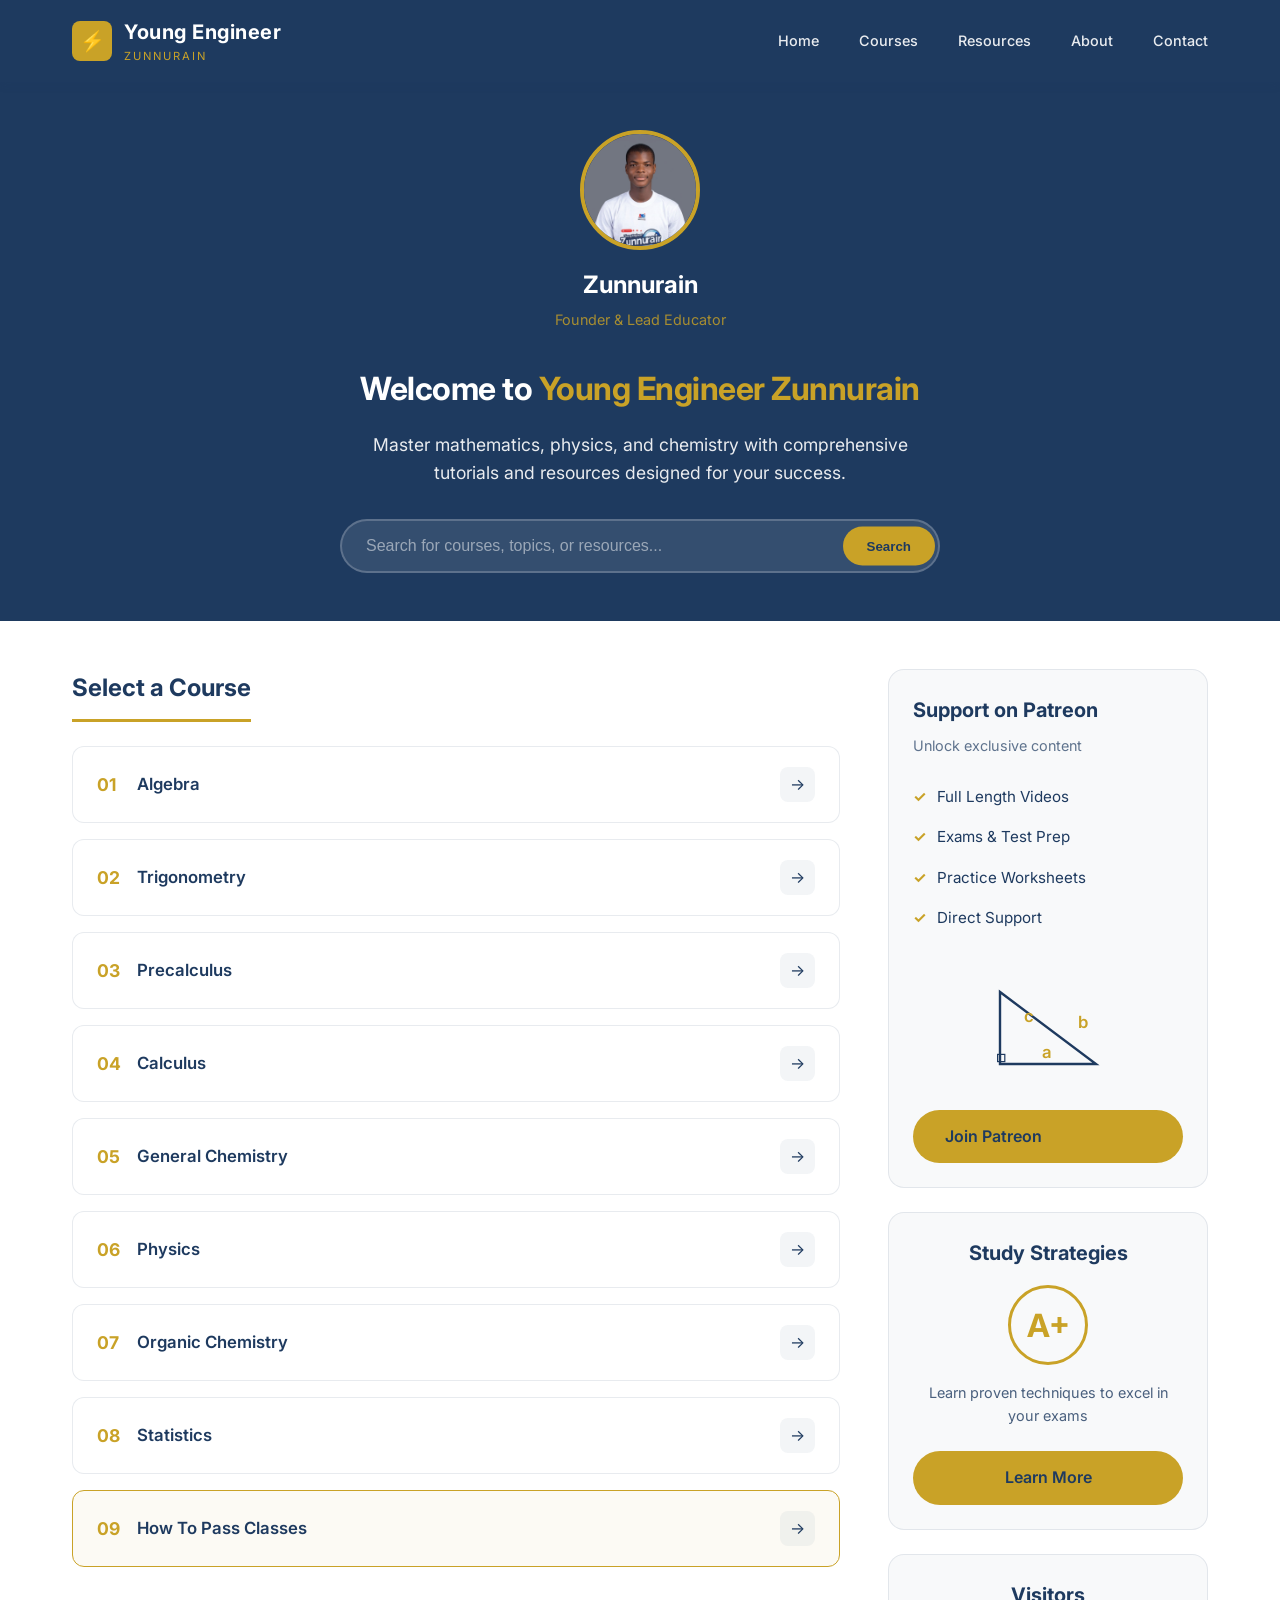
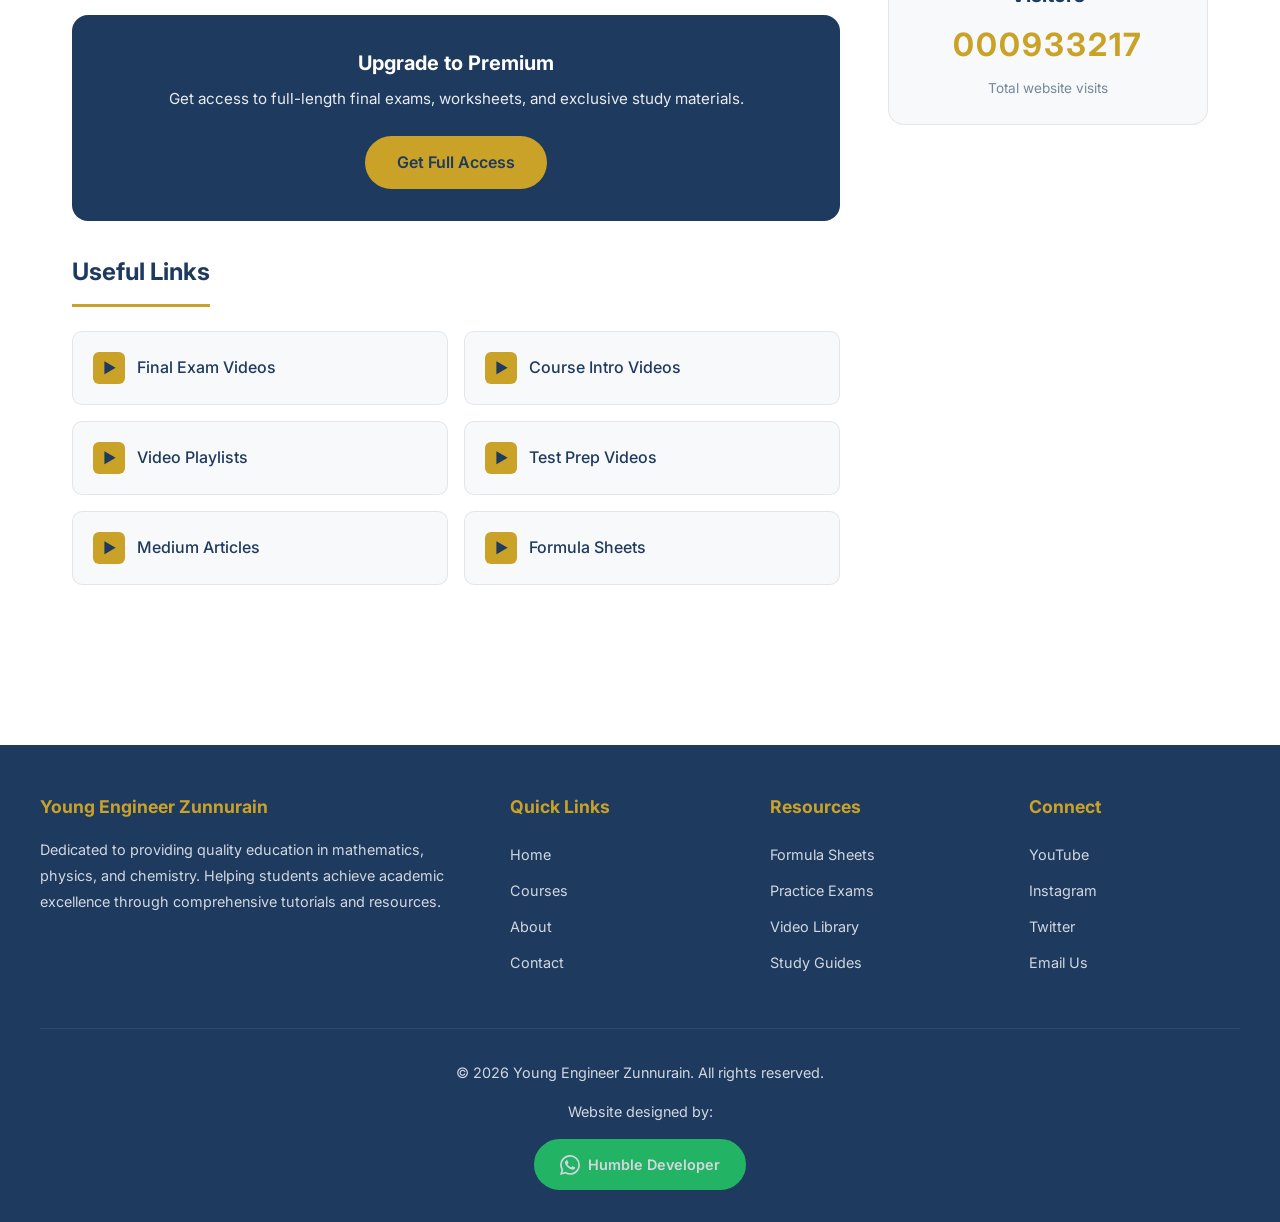
<file: index.html>
<!DOCTYPE html>
<html lang="en">
<head>
    <meta charset="UTF-8">
    <meta name="viewport" content="width=device-width, initial-scale=1.0">
    <title>Young Engineer Zunnurain</title>
    <link href="https://fonts.googleapis.com/css2?family=Inter:wght@300;400;500;600;700&display=swap" rel="stylesheet">
    <style>
        * {
            margin: 0;
            padding: 0;
            box-sizing: border-box;
        }

        :root {
            --primary: #1e3a5f;
            --secondary: #ffffff;
            --accent: #c9a227;
        }

        body {
            font-family: 'Inter', sans-serif;
            background-color: var(--secondary);
            color: var(--primary);
            line-height: 1.6;
        }

        /* Header */
        .header {
            background-color: var(--primary);
            padding: 1rem 0;
            position: sticky;
            top: 0;
            z-index: 1000;
            box-shadow: 0 2px 10px rgba(30, 58, 95, 0.1);
        }

        .header-content {
            max-width: 1200px;
            margin: 0 auto;
            padding: 0 2rem;
            display: flex;
            justify-content: space-between;
            align-items: center;
        }

        .logo {
            display: flex;
            align-items: center;
            gap: 0.75rem;
            text-decoration: none;
        }

        .logo-icon {
            width: 40px;
            height: 40px;
            background-color: var(--accent);
            border-radius: 8px;
            display: flex;
            align-items: center;
            justify-content: center;
            font-size: 1.25rem;
        }

        .logo-text {
            color: var(--secondary);
            font-size: 1.25rem;
            font-weight: 700;
            letter-spacing: 0.5px;
        }

        .logo-sub {
            color: var(--accent);
            font-size: 0.7rem;
            text-transform: uppercase;
            letter-spacing: 2px;
        }

        /* Desktop Navigation */
        .nav-desktop {
            display: flex;
            gap: 2.5rem;
            list-style: none;
        }

        .nav-desktop a {
            color: rgba(255, 255, 255, 0.9);
            text-decoration: none;
            font-size: 0.9rem;
            font-weight: 500;
            transition: color 0.3s ease;
            position: relative;
        }

        .nav-desktop a:hover {
            color: var(--accent);
        }

        .nav-desktop a::after {
            content: '';
            position: absolute;
            bottom: -5px;
            left: 0;
            width: 0;
            height: 2px;
            background-color: var(--accent);
            transition: width 0.3s ease;
        }

        .nav-desktop a:hover::after {
            width: 100%;
        }

        /* Mobile Menu Toggle Button */
        .menu-toggle {
            display: none;
            background: none;
            border: none;
            color: var(--secondary);
            font-size: 1.5rem;
            cursor: pointer;
            padding: 0.5rem;
            z-index: 1002;
        }

        /* Mobile Menu Overlay */
        .overlay {
            display: none;
            position: fixed;
            top: 0;
            left: 0;
            width: 100%;
            height: 100%;
            background-color: rgba(0, 0, 0, 0.6);
            z-index: 998;
            opacity: 0;
            transition: opacity 0.3s ease;
        }

        .overlay.active {
            display: block;
            opacity: 1;
        }

        /* Mobile Menu Panel */
        .mobile-menu {
            position: fixed;
            top: 0;
            right: -100%;
            width: 280px;
            height: 100vh;
            background-color: var(--primary);
            padding: 5rem 2rem 2rem;
            transition: right 0.3s ease;
            z-index: 999;
            overflow-y: auto;
            box-shadow: -5px 0 20px rgba(0, 0, 0, 0.3);
        }

        .mobile-menu.active {
            right: 0;
        }

        .mobile-menu ul {
            list-style: none;
        }

        .mobile-menu li {
            margin-bottom: 1.5rem;
            border-bottom: 1px solid rgba(255, 255, 255, 0.1);
            padding-bottom: 1rem;
        }

        .mobile-menu li:last-child {
            border-bottom: none;
        }

        .mobile-menu a {
            color: var(--secondary);
            text-decoration: none;
            font-size: 1.1rem;
            font-weight: 500;
            display: block;
            transition: color 0.3s ease;
        }

        .mobile-menu a:hover {
            color: var(--accent);
            padding-left: 10px;
            transition: all 0.3s ease;
        }

        /* Close Button for Mobile Menu */
        .close-menu {
            position: absolute;
            top: 1.5rem;
            right: 1.5rem;
            background: none;
            border: none;
            color: var(--secondary);
            font-size: 1.5rem;
            cursor: pointer;
            width: 40px;
            height: 40px;
            display: flex;
            align-items: center;
            justify-content: center;
            border-radius: 50%;
            transition: background-color 0.3s ease;
        }

        .close-menu:hover {
            background-color: rgba(255, 255, 255, 0.1);
        }

        /* Hero Section with Owner Profile */
        .hero {
            background-color: var(--primary);
            color: var(--secondary);
            padding: 3rem 2rem;
            text-align: center;
        }

        .hero-content {
            max-width: 800px;
            margin: 0 auto;
        }

        /* Owner Profile Section */
        .owner-profile {
            margin-bottom: 2rem;
        }

        .owner-avatar {
            width: 120px;
            height: 120px;
            border-radius: 50%;
            border: 4px solid var(--accent);
            margin: 0 auto 1rem;
            overflow: hidden;
            background-color: rgba(255, 255, 255, 0.1);
            display: flex;
            align-items: center;
            justify-content: center;
            font-size: 3rem;
        }

        .owner-avatar img {
            width: 100%;
            height: 100%;
            object-fit: cover;
        }

        .owner-name {
            font-size: 1.5rem;
            font-weight: 700;
            margin-bottom: 0.25rem;
        }

        .owner-title {
            font-size: 0.9rem;
            opacity: 0.8;
            color: var(--accent);
        }

        .hero h1 {
            font-size: 2rem;
            font-weight: 700;
            margin-bottom: 1rem;
            letter-spacing: -0.5px;
        }

        .hero h1 span {
            color: var(--accent);
        }

        .hero p {
            font-size: 1.1rem;
            opacity: 0.9;
            max-width: 600px;
            margin: 0 auto 2rem;
        }

        /* Search Box */
        .search-container {
            max-width: 600px;
            margin: 0 auto;
            position: relative;
        }

        .search-box {
            width: 100%;
            padding: 1rem 1.5rem;
            border: 2px solid rgba(255, 255, 255, 0.2);
            border-radius: 50px;
            background-color: rgba(255, 255, 255, 0.1);
            color: var(--secondary);
            font-size: 1rem;
            outline: none;
            transition: all 0.3s ease;
        }

        .search-box:focus {
            border-color: var(--accent);
            background-color: rgba(255, 255, 255, 0.15);
        }

        .search-box::placeholder {
            color: rgba(255, 255, 255, 0.5);
        }

        .search-btn {
            position: absolute;
            right: 5px;
            top: 50%;
            transform: translateY(-50%);
            background-color: var(--accent);
            border: none;
            padding: 0.75rem 1.5rem;
            border-radius: 50px;
            color: var(--primary);
            font-weight: 600;
            cursor: pointer;
            transition: all 0.3s ease;
        }

        .search-btn:hover {
            background-color: #b8941f;
            transform: translateY(-50%) scale(1.05);
        }

        /* Main Container */
        .container {
            max-width: 1200px;
            margin: 0 auto;
            padding: 3rem 2rem;
            display: grid;
            grid-template-columns: 1fr 320px;
            gap: 3rem;
        }

        /* Section Titles */
        .section-title {
            font-size: 1.5rem;
            font-weight: 700;
            margin-bottom: 1.5rem;
            padding-bottom: 0.75rem;
            border-bottom: 3px solid var(--accent);
            display: inline-block;
        }

        /* Course List */
        .course-list {
            list-style: none;
            margin-bottom: 3rem;
        }

        .course-item {
            background-color: var(--secondary);
            border: 1px solid rgba(30, 58, 95, 0.1);
            border-radius: 12px;
            margin-bottom: 1rem;
            overflow: hidden;
            transition: all 0.3s ease;
        }

        .course-item:hover {
            transform: translateX(10px);
            box-shadow: 0 5px 20px rgba(30, 58, 95, 0.1);
            border-color: var(--accent);
        }

        .course-link {
            display: flex;
            align-items: center;
            padding: 1.25rem 1.5rem;
            text-decoration: none;
            color: var(--primary);
        }

        .course-number {
            font-weight: 700;
            font-size: 1.1rem;
            color: var(--accent);
            min-width: 40px;
        }

        .course-name {
            flex: 1;
            font-weight: 600;
            font-size: 1.05rem;
        }

        .course-arrow {
            width: 35px;
            height: 35px;
            background-color: rgba(30, 58, 95, 0.05);
            border-radius: 8px;
            display: flex;
            align-items: center;
            justify-content: center;
            transition: all 0.3s ease;
        }

        .course-item:hover .course-arrow {
            background-color: var(--accent);
            color: var(--primary);
        }

        .highlight {
            background-color: rgba(201, 162, 39, 0.05);
            border-color: var(--accent);
        }

        /* Links Section */
        .links-section {
            margin-bottom: 3rem;
        }

        .links-grid {
            display: grid;
            grid-template-columns: repeat(2, 1fr);
            gap: 1rem;
        }

        .link-card {
            background-color: rgba(30, 58, 95, 0.03);
            border: 1px solid rgba(30, 58, 95, 0.1);
            border-radius: 10px;
            padding: 1.25rem;
            text-decoration: none;
            color: var(--primary);
            font-weight: 500;
            transition: all 0.3s ease;
            display: flex;
            align-items: center;
            gap: 0.75rem;
        }

        .link-card:hover {
            background-color: var(--primary);
            color: var(--secondary);
            transform: translateY(-3px);
        }

        .link-icon {
            width: 32px;
            height: 32px;
            background-color: var(--accent);
            border-radius: 6px;
            display: flex;
            align-items: center;
            justify-content: center;
            font-size: 0.9rem;
            color: var(--primary);
        }

        /* Membership Banner */
        .membership {
            background-color: var(--primary);
            color: var(--secondary);
            padding: 2rem;
            border-radius: 16px;
            text-align: center;
            margin-bottom: 2rem;
        }

        .membership h3 {
            font-size: 1.25rem;
            margin-bottom: 0.5rem;
        }

        .membership p {
            opacity: 0.9;
            margin-bottom: 1.5rem;
            font-size: 0.95rem;
        }

        .btn {
            display: inline-block;
            padding: 0.875rem 2rem;
            background-color: var(--accent);
            color: var(--primary);
            text-decoration: none;
            border-radius: 50px;
            font-weight: 600;
            transition: all 0.3s ease;
            border: none;
            cursor: pointer;
        }

        .btn:hover {
            transform: translateY(-2px);
            box-shadow: 0 5px 20px rgba(201, 162, 39, 0.3);
        }

        /* Sidebar */
        .sidebar {
            display: flex;
            flex-direction: column;
            gap: 1.5rem;
        }

        .widget {
            background-color: rgba(30, 58, 95, 0.03);
            border: 1px solid rgba(30, 58, 95, 0.1);
            border-radius: 16px;
            padding: 1.5rem;
        }

        .widget-title {
            font-size: 1.25rem;
            font-weight: 700;
            margin-bottom: 0.5rem;
            color: var(--primary);
        }

        .widget-subtitle {
            font-size: 0.9rem;
            color: rgba(30, 58, 95, 0.7);
            margin-bottom: 1.25rem;
        }

        .feature-list {
            list-style: none;
            margin-bottom: 1.5rem;
        }

        .feature-list li {
            padding: 0.5rem 0;
            padding-left: 1.5rem;
            position: relative;
            font-size: 0.95rem;
        }

        .feature-list li::before {
            content: '✓';
            position: absolute;
            left: 0;
            color: var(--accent);
            font-weight: 700;
        }

        .triangle-box {
            text-align: center;
            padding: 1rem 0;
        }

        .triangle {
            width: 120px;
            height: 100px;
            margin: 0 auto;
        }

        .triangle polygon {
            fill: none;
            stroke: var(--primary);
            stroke-width: 2;
        }

        .triangle text {
            fill: var(--accent);
            font-size: 14px;
            font-weight: 600;
        }

        .widget-btn {
            width: 100%;
            margin-top: 0.5rem;
        }

        /* A+ Widget */
        .aplus-circle {
            width: 80px;
            height: 80px;
            border: 3px solid var(--accent);
            border-radius: 50%;
            display: flex;
            align-items: center;
            justify-content: center;
            font-size: 2rem;
            font-weight: 700;
            color: var(--accent);
            margin: 1rem auto;
        }

        /* Stats */
        .stats-number {
            font-size: 2rem;
            font-weight: 700;
            color: var(--accent);
            letter-spacing: 2px;
        }

        /* Footer */
        .footer {
            background-color: var(--primary);
            color: var(--secondary);
            padding: 3rem 2rem 2rem;
            margin-top: 4rem;
        }

        .footer-content {
            max-width: 1200px;
            margin: 0 auto;
            display: grid;
            grid-template-columns: 2fr 1fr 1fr 1fr;
            gap: 3rem;
            margin-bottom: 3rem;
        }

        .footer-section h4 {
            font-size: 1.1rem;
            margin-bottom: 1rem;
            color: var(--accent);
        }

        .footer-section p {
            opacity: 0.8;
            line-height: 1.8;
            font-size: 0.9rem;
        }

        .footer-section a {
            display: block;
            color: rgba(255, 255, 255, 0.8);
            text-decoration: none;
            padding: 0.4rem 0;
            font-size: 0.9rem;
            transition: color 0.3s ease;
        }

        .footer-section a:hover {
            color: var(--accent);
        }

        /* WhatsApp Designer Button */
        .designer-btn {
            display: inline-flex;
            align-items: center;
            gap: 0.5rem;
            background-color: #25D366;
            color: white;
            padding: 0.75rem 1.5rem;
            border-radius: 50px;
            text-decoration: none;
            font-weight: 600;
            font-size: 0.9rem;
            margin-top: 0.5rem;
            transition: all 0.3s ease;
            border: 2px solid #25D366;
        }

        .designer-btn:hover {
            background-color: transparent;
            color: #25D366;
            transform: translateY(-2px);
            box-shadow: 0 5px 15px rgba(37, 211, 102, 0.3);
        }

        .designer-btn svg {
            width: 20px;
            height: 20px;
            fill: currentColor;
        }

        .footer-bottom {
            max-width: 1200px;
            margin: 0 auto;
            padding-top: 2rem;
            border-top: 1px solid rgba(255, 255, 255, 0.1);
            text-align: center;
            opacity: 0.8;
            font-size: 0.9rem;
        }

        .designer-credit {
            margin-top: 1rem;
            display: flex;
            flex-direction: column;
            align-items: center;
            gap: 0.5rem;
        }

        /* Animations */
        @keyframes fadeIn {
            from { opacity: 0; transform: translateY(20px); }
            to { opacity: 1; transform: translateY(0); }
        }

        .course-item {
            animation: fadeIn 0.5s ease forwards;
        }

        .course-item:nth-child(1) { animation-delay: 0.1s; }
        .course-item:nth-child(2) { animation-delay: 0.2s; }
        .course-item:nth-child(3) { animation-delay: 0.3s; }
        .course-item:nth-child(4) { animation-delay: 0.4s; }
        .course-item:nth-child(5) { animation-delay: 0.5s; }
        .course-item:nth-child(6) { animation-delay: 0.6s; }
        .course-item:nth-child(7) { animation-delay: 0.7s; }
        .course-item:nth-child(8) { animation-delay: 0.8s; }
        .course-item:nth-child(9) { animation-delay: 0.9s; }

        /* Responsive */
        @media (max-width: 968px) {
            .container {
                grid-template-columns: 1fr;
            }

            .nav-desktop {
                display: none;
            }

            .menu-toggle {
                display: flex;
                align-items: center;
                justify-content: center;
            }

            .links-grid {
                grid-template-columns: 1fr;
            }

            .footer-content {
                grid-template-columns: 1fr 1fr;
                gap: 2rem;
            }

            .hero h1 {
                font-size: 1.5rem;
            }

            .owner-avatar {
                width: 100px;
                height: 100px;
            }

            .sidebar {
                display: grid;
                grid-template-columns: repeat(auto-fit, minmax(280px, 1fr));
            }
        }

        @media (max-width: 480px) {
            .footer-content {
                grid-template-columns: 1fr;
            }

            .header-content {
                padding: 0 1rem;
            }

            .hero {
                padding: 2rem 1rem;
            }

            .container {
                padding: 2rem 1rem;
            }

            .designer-btn {
                font-size: 0.85rem;
                padding: 0.625rem 1.25rem;
            }
        }

        /* Prevent body scroll when menu is open */
        body.menu-open {
            overflow: hidden;
        }
    </style>
</head>
<body>
    <!-- Overlay -->
    <div class="overlay" id="overlay" onclick="closeMenu()"></div>

    <!-- Header -->
    <header class="header">
        <div class="header-content">
            <a href="#" class="logo">
                <div class="logo-icon">⚡</div>
                <div>
                    <div class="logo-text">Young Engineer</div>
                    <div class="logo-sub">Zunnurain</div>
                </div>
            </a>

            <nav>
                <ul class="nav-desktop">
                    <li><a href="#home">Home</a></li>
                    <li><a href="#courses">Courses</a></li>
                    <li><a href="#resources">Resources</a></li>
                    <li><a href="#about">About</a></li>
                    <li><a href="#contact">Contact</a></li>
                </ul>
            </nav>

            <button class="menu-toggle" id="menuToggle" onclick="openMenu()" aria-label="Open menu">
                ☰
            </button>
        </div>
    </header>

    <!-- Mobile Menu -->
    <div class="mobile-menu" id="mobileMenu">
        <button class="close-menu" onclick="closeMenu()" aria-label="Close menu">
            ✕
        </button>
        <ul>
            <li><a href="#home" onclick="closeMenu()">Home</a></li>
            <li><a href="#courses" onclick="closeMenu()">Courses</a></li>
            <li><a href="#resources" onclick="closeMenu()">Resources</a></li>
            <li><a href="#about" onclick="closeMenu()">About</a></li>
            <li><a href="#contact" onclick="closeMenu()">Contact</a></li>
        </ul>
    </div>

    <!-- Hero Section with Owner Profile -->
    <section class="hero" id="home">
        <div class="hero-content">
            <!-- Owner Profile Picture Section -->
            <div class="owner-profile">
                <div class="owner-avatar">
                    <!-- Replace the emoji below with your image: -->
                    <img src="your-image.jpeg" alt="Zunnurain">
    
                </div>
                <div class="owner-name">Zunnurain</div>
                <div class="owner-title">Founder & Lead Educator</div>
            </div>

            <h1>Welcome to <span>Young Engineer Zunnurain</span></h1>
            <p>Master mathematics, physics, and chemistry with comprehensive tutorials and resources designed for your success.</p>
            
            <div class="search-container">
                <input type="text" class="search-box" placeholder="Search for courses, topics, or resources...">
                <button class="search-btn">Search</button>
            </div>
        </div>
    </section>

    <!-- Main Content -->
    <div class="container">
        <main>
            <!-- Courses Section -->
            <section id="courses">
                <h2 class="section-title">Select a Course</h2>
                
                <ul class="course-list">
                    <li class="course-item">
                        <a href="#" class="course-link">
                            <span class="course-number">01</span>
                            <span class="course-name">Algebra</span>
                            <span class="course-arrow">→</span>
                        </a>
                    </li>
                    <li class="course-item">
                        <a href="#" class="course-link">
                            <span class="course-number">02</span>
                            <span class="course-name">Trigonometry</span>
                            <span class="course-arrow">→</span>
                        </a>
                    </li>
                    <li class="course-item">
                        <a href="#" class="course-link">
                            <span class="course-number">03</span>
                            <span class="course-name">Precalculus</span>
                            <span class="course-arrow">→</span>
                        </a>
                    </li>
                    <li class="course-item">
                        <a href="#" class="course-link">
                            <span class="course-number">04</span>
                            <span class="course-name">Calculus</span>
                            <span class="course-arrow">→</span>
                        </a>
                    </li>
                    <li class="course-item">
                        <a href="#" class="course-link">
                            <span class="course-number">05</span>
                            <span class="course-name">General Chemistry</span>
                            <span class="course-arrow">→</span>
                        </a>
                    </li>
                    <li class="course-item">
                        <a href="#" class="course-link">
                            <span class="course-number">06</span>
                            <span class="course-name">Physics</span>
                            <span class="course-arrow">→</span>
                        </a>
                    </li>
                    <li class="course-item">
                        <a href="#" class="course-link">
                            <span class="course-number">07</span>
                            <span class="course-name">Organic Chemistry</span>
                            <span class="course-arrow">→</span>
                        </a>
                    </li>
                    <li class="course-item">
                        <a href="#" class="course-link">
                            <span class="course-number">08</span>
                            <span class="course-name">Statistics</span>
                            <span class="course-arrow">→</span>
                        </a>
                    </li>
                    <li class="course-item highlight">
                        <a href="#" class="course-link">
                            <span class="course-number">09</span>
                            <span class="course-name">How To Pass Classes</span>
                            <span class="course-arrow">→</span>
                        </a>
                    </li>
                </ul>
            </section>

            <!-- Membership Banner -->
            <div class="membership">
                <h3>Upgrade to Premium</h3>
                <p>Get access to full-length final exams, worksheets, and exclusive study materials.</p>
                <a href="#" class="btn">Get Full Access</a>
            </div>

            <!-- Useful Links -->
            <section class="links-section" id="resources">
                <h2 class="section-title">Useful Links</h2>
                
                <div class="links-grid">
                    <a href="#" class="link-card">
                        <span class="link-icon">▶</span>
                        <span>Final Exam Videos</span>
                    </a>
                    <a href="#" class="link-card">
                        <span class="link-icon">▶</span>
                        <span>Course Intro Videos</span>
                    </a>
                    <a href="#" class="link-card">
                        <span class="link-icon">▶</span>
                        <span>Video Playlists</span>
                    </a>
                    <a href="#" class="link-card">
                        <span class="link-icon">▶</span>
                        <span>Test Prep Videos</span>
                    </a>
                    <a href="#" class="link-card">
                        <span class="link-icon">▶</span>
                        <span>Medium Articles</span>
                    </a>
                    <a href="#" class="link-card">
                        <span class="link-icon">▶</span>
                        <span>Formula Sheets</span>
                    </a>
                </div>
            </section>
        </main>

        <!-- Sidebar -->
        <aside class="sidebar">
            <!-- Patreon Widget -->
            <div class="widget">
                <h3 class="widget-title">Support on Patreon</h3>
                <p class="widget-subtitle">Unlock exclusive content</p>
                
                <ul class="feature-list">
                    <li>Full Length Videos</li>
                    <li>Exams & Test Prep</li>
                    <li>Practice Worksheets</li>
                    <li>Direct Support</li>
                </ul>

                <div class="triangle-box">
                    <svg class="triangle" viewBox="0 0 100 80">
                        <polygon points="10,70 90,70 10,10" />
                        <text x="45" y="65">a</text>
                        <text x="75" y="40">b</text>
                        <text x="30" y="35">c</text>
                        <rect x="8" y="62" width="6" height="6" fill="none" stroke="#1e3a5f" stroke-width="1"/>
                    </svg>
                </div>

                <a href="#" class="btn widget-btn">Join Patreon</a>
            </div>

            <!-- A+ Widget -->
            <div class="widget" style="text-align: center;">
                <h3 class="widget-title">Study Strategies</h3>
                <div class="aplus-circle">A+</div>
                <p style="font-size: 0.9rem; color: rgba(30, 58, 95, 0.8); margin-bottom: 1rem;">
                    Learn proven techniques to excel in your exams
                </p>
                <a href="#" class="btn widget-btn">Learn More</a>
            </div>

            <!-- Stats Widget -->
            <div class="widget" style="text-align: center;">
                <h3 class="widget-title">Visitors</h3>
                <div class="stats-number" id="visitorCount">000933264</div>
                <p style="font-size: 0.85rem; color: rgba(30, 58, 95, 0.6); margin-top: 0.5rem;">
                    Total website visits
                </p>
            </div>
        </aside>
    </div>

    <!-- Footer -->
    <footer class="footer">
        <div class="footer-content">
            <div class="footer-section">
                <h4>Young Engineer Zunnurain</h4>
                <p>Dedicated to providing quality education in mathematics, physics, and chemistry. Helping students achieve academic excellence through comprehensive tutorials and resources.</p>
            </div>
            
            <div class="footer-section">
                <h4>Quick Links</h4>
                <a href="#">Home</a>
                <a href="#">Courses</a>
                <a href="#">About</a>
                <a href="#">Contact</a>
            </div>
            
            <div class="footer-section">
                <h4>Resources</h4>
                <a href="#">Formula Sheets</a>
                <a href="#">Practice Exams</a>
                <a href="#">Video Library</a>
                <a href="#">Study Guides</a>
            </div>
            
            <div class="footer-section">
                <h4>Connect</h4>
                <a href="#">YouTube</a>
                <a href="#">Instagram</a>
                <a href="#">Twitter</a>
                <a href="#">Email Us</a>
            </div>
        </div>
        
        <div class="footer-bottom">
            <p>&copy; 2026 Young Engineer Zunnurain. All rights reserved.</p>
            
            <!-- WhatsApp Designer Button -->
            <div class="designer-credit">
                <span>Website designed by:</span>
                <a href="https://wa.me/2348025643615" target="_blank" class="designer-btn">
                    <svg viewBox="0 0 24 24" xmlns="http://www.w3.org/2000/svg">
                        <path d="M17.472 14.382c-.297-.149-1.758-.867-2.03-.967-.273-.099-.471-.148-.67.15-.197.297-.767.966-.94 1.164-.173.199-.347.223-.644.075-.297-.15-1.255-.463-2.39-1.475-.883-.788-1.48-1.761-1.653-2.059-.173-.297-.018-.458.13-.606.134-.133.298-.347.446-.52.149-.174.198-.298.298-.497.099-.198.05-.371-.025-.52-.075-.149-.669-1.612-.916-2.207-.242-.579-.487-.5-.669-.51-.173-.008-.371-.01-.57-.01-.198 0-.52.074-.792.372-.272.297-1.04 1.016-1.04 2.479 0 1.462 1.065 2.875 1.213 3.074.149.198 2.096 3.2 5.077 4.487.709.306 1.262.489 1.694.625.712.227 1.36.195 1.871.118.571-.085 1.758-.719 2.006-1.413.248-.694.248-1.289.173-1.413-.074-.124-.272-.198-.57-.347m-5.421 7.403h-.004a9.87 9.87 0 01-5.031-1.378l-.361-.214-3.741.982.998-3.648-.235-.374a9.86 9.86 0 01-1.51-5.26c.001-5.45 4.436-9.884 9.888-9.884 2.64 0 5.122 1.03 6.988 2.898a9.825 9.825 0 012.893 6.994c-.003 5.45-4.437 9.884-9.885 9.884m8.413-18.297A11.815 11.815 0 0012.05 0C5.495 0 .16 5.335.157 11.892c0 2.096.547 4.142 1.588 5.945L.057 24l6.305-1.654a11.882 11.882 0 005.683 1.448h.005c6.554 0 11.89-5.335 11.893-11.893a11.821 11.821 0 00-3.48-8.413Z"/>
                    </svg>
                    Humble Developer
                </a>
            </div>
        </div>
    </footer>

    <script>
        // Mobile Menu Functions
        function openMenu() {
            document.getElementById('mobileMenu').classList.add('active');
            document.getElementById('overlay').classList.add('active');
            document.body.classList.add('menu-open');
        }

        function closeMenu() {
            document.getElementById('mobileMenu').classList.remove('active');
            document.getElementById('overlay').classList.remove('active');
            document.body.classList.remove('menu-open');
        }

        // Close menu on escape key
        document.addEventListener('keydown', function(e) {
            if (e.key === 'Escape') {
                closeMenu();
            }
        });

        // Visitor Counter Animation
        function animateCounter() {
            const counter = document.getElementById('visitorCount');
            const target = 933264;
            let current = 933200;
            
            const interval = setInterval(() => {
                current += Math.floor(Math.random() * 3);
                counter.textContent = current.toString().padStart(9, '0');
                
                if (current >= target) {
                    clearInterval(interval);
                }
            }, 100);
        }

        window.addEventListener('load', animateCounter);

        // Course item hover effects
        document.querySelectorAll('.course-item').forEach(item => {
            item.addEventListener('mouseenter', function() {
                this.style.borderLeft = '4px solid #c9a227';
            });
            
            item.addEventListener('mouseleave', function() {
                this.style.borderLeft = '1px solid rgba(30, 58, 95, 0.1)';
            });
        });
    </script>
</body>
</html>
</file>
